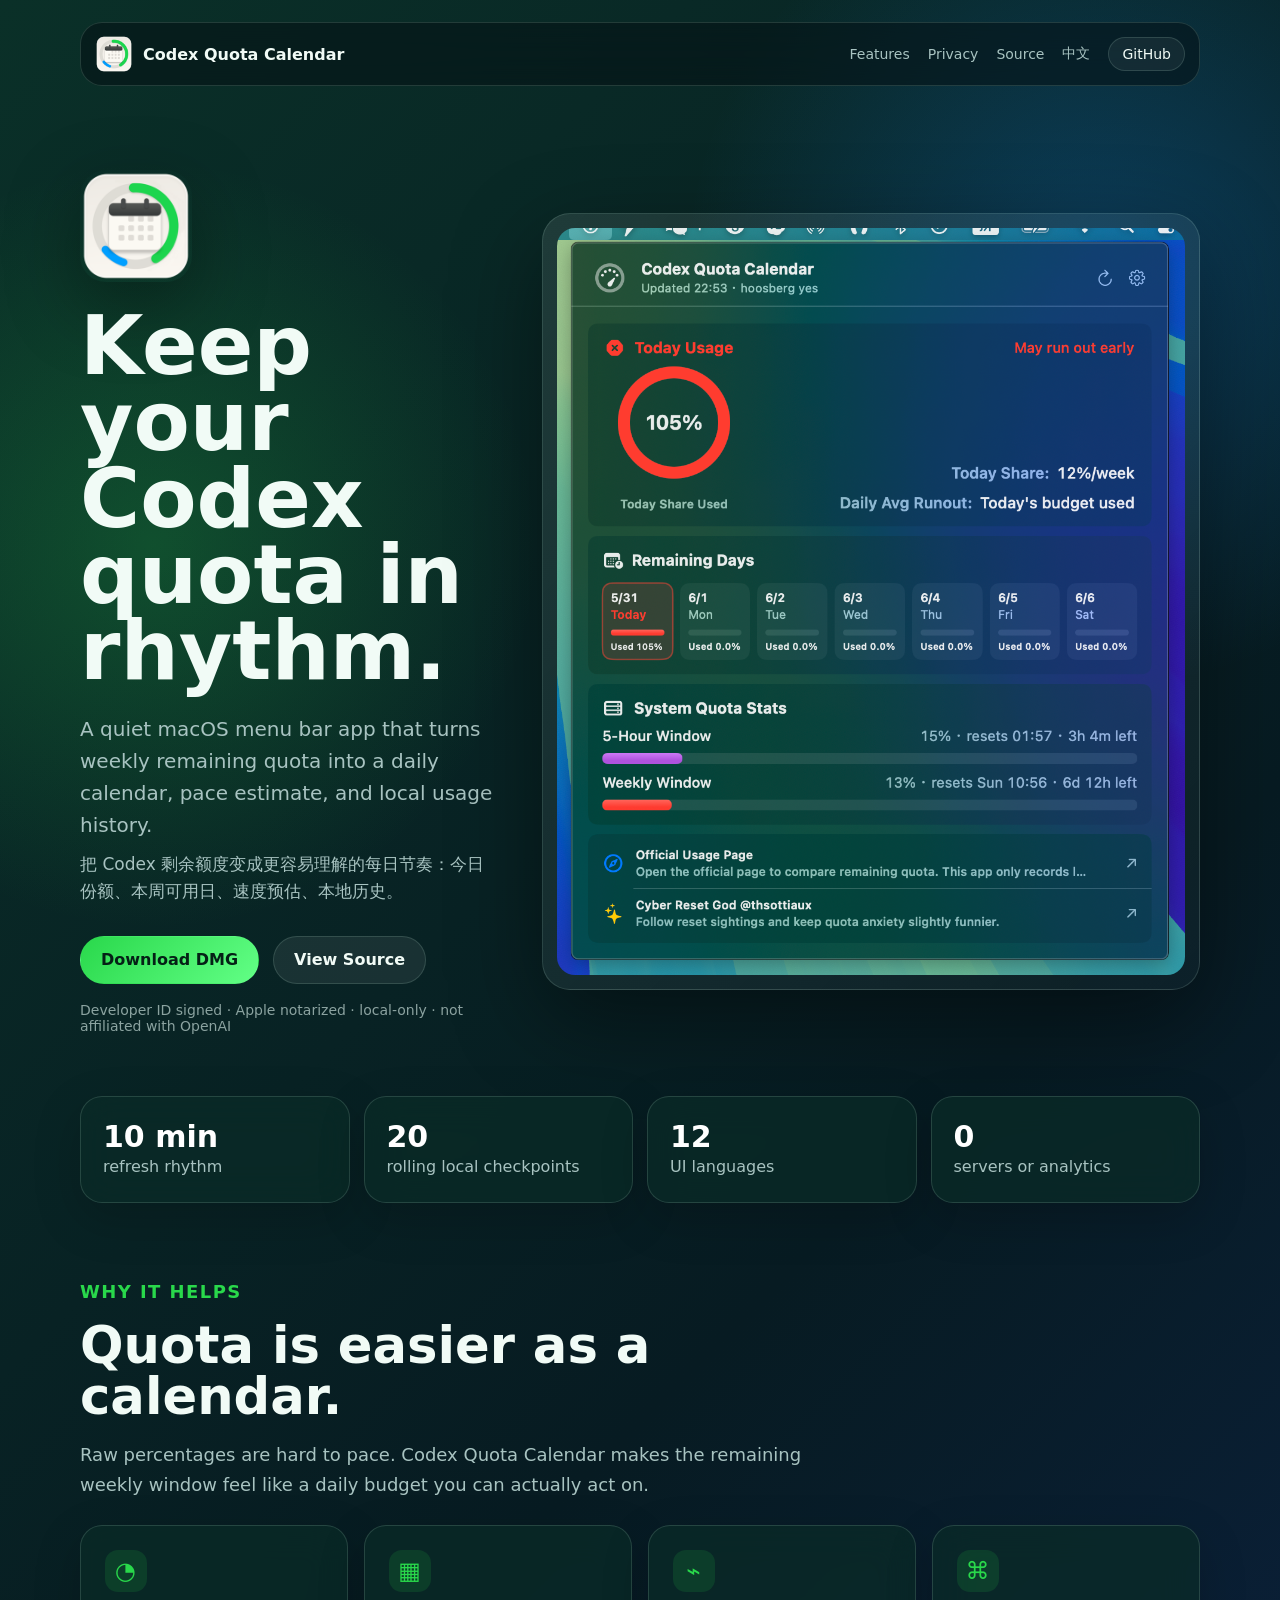
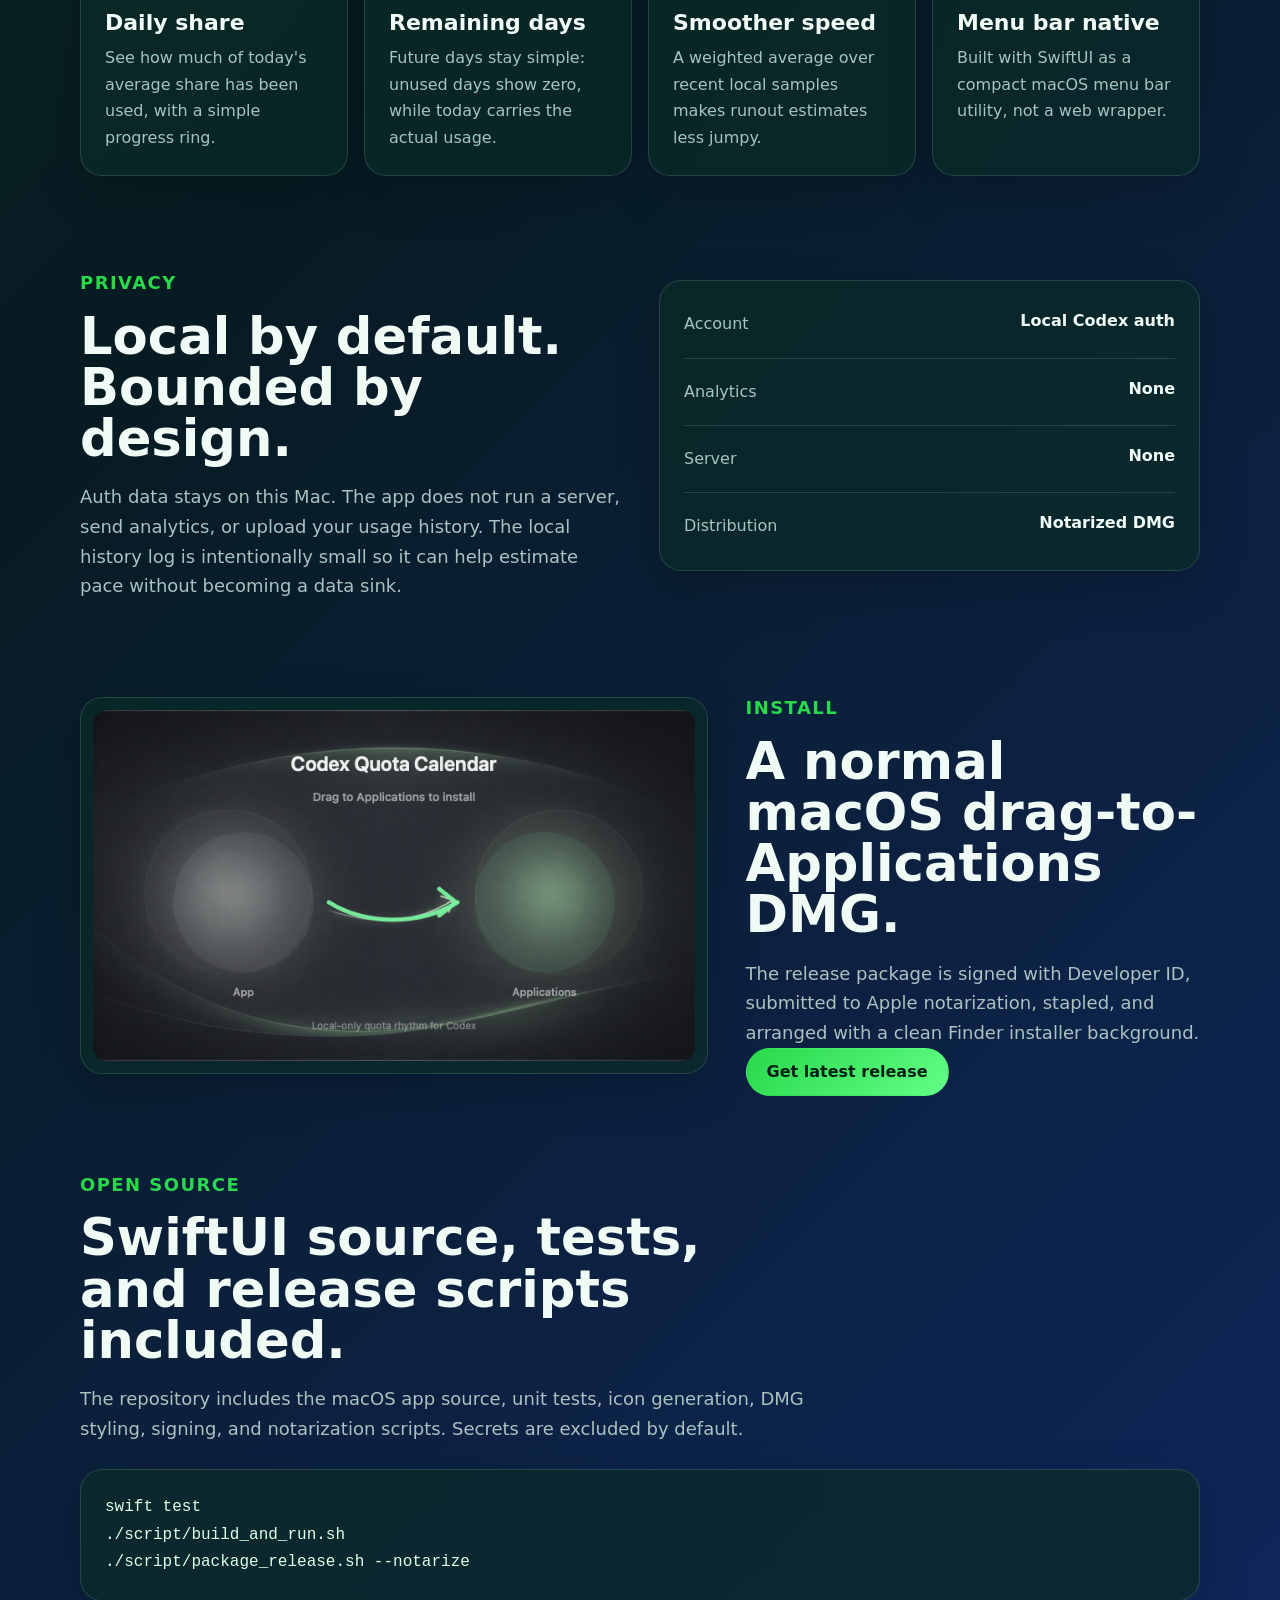
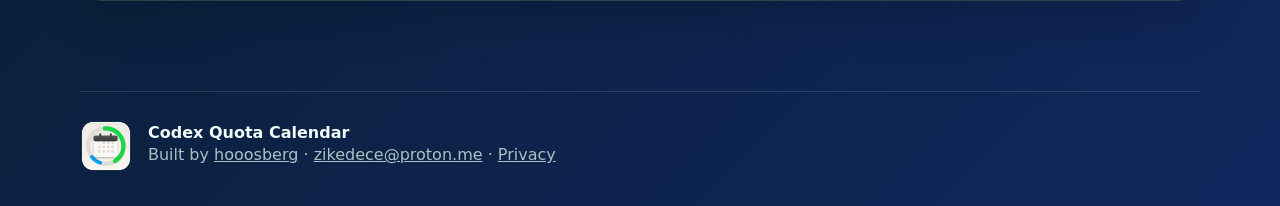
<file: index.html>
<!doctype html>
<html lang="en">
<head>
  <meta charset="utf-8">
  <meta name="viewport" content="width=device-width, initial-scale=1">
  <title>Codex Quota Calendar — macOS menu bar quota rhythm</title>
  <meta name="description" content="Codex Quota Calendar is a local-only macOS menu bar app that turns Codex usage into a daily and weekly quota calendar.">
  <meta name="keywords" content="Codex, quota, macOS menu bar, SwiftUI, Developer ID, notarized DMG, local-first">
  <meta name="author" content="hooosberg">
  <meta name="theme-color" content="#082f2b">
  <link rel="canonical" href="https://hooosberg.com/apps/codex-quota-calendar/">
  <link rel="alternate" hreflang="en" href="https://hooosberg.com/apps/codex-quota-calendar/">
  <link rel="alternate" hreflang="zh-CN" href="https://hooosberg.com/apps/codex-quota-calendar/zh-CN.html">
  <link rel="icon" type="image/png" sizes="32x32" href="./assets/icons/app-icon-32.png">
  <link rel="apple-touch-icon" sizes="180x180" href="./assets/icons/app-icon-180.png">
  <link rel="stylesheet" href="./styles.css">

  <meta property="og:title" content="Codex Quota Calendar">
  <meta property="og:description" content="A quiet macOS menu bar calendar for your Codex quota rhythm. Local-only, open source, notarized DMG.">
  <meta property="og:type" content="website">
  <meta property="og:url" content="https://hooosberg.com/apps/codex-quota-calendar/">
  <meta property="og:image" content="https://hooosberg.com/apps/codex-quota-calendar/assets/screenshots/menu-popover.png">
  <meta name="twitter:card" content="summary_large_image">

  <script type="application/ld+json">
  {
    "@context": "https://schema.org",
    "@type": "SoftwareApplication",
    "name": "Codex Quota Calendar",
    "operatingSystem": "macOS 14+",
    "applicationCategory": "DeveloperApplication",
    "description": "A local-only macOS menu bar app that turns Codex usage into a daily and weekly quota calendar.",
    "url": "https://hooosberg.com/apps/codex-quota-calendar/",
    "downloadUrl": "https://github.com/hooosberg/CodexQuotaCalendar/releases/latest",
    "codeRepository": "https://github.com/hooosberg/CodexQuotaCalendar",
    "author": { "@type": "Person", "name": "hooosberg", "url": "https://github.com/hooosberg" },
    "offers": { "@type": "Offer", "price": "0", "priceCurrency": "USD" }
  }
  </script>
</head>
<body>
  <nav class="nav">
    <a class="brand" href="#top">
      <img src="./assets/icons/app-icon-64.png" alt="">
      <span>Codex Quota Calendar</span>
    </a>
    <div class="nav-links">
      <a href="#features">Features</a>
      <a href="#privacy">Privacy</a>
      <a href="#build">Source</a>
      <a href="zh-CN.html">中文</a>
      <a class="small-button" href="https://github.com/hooosberg/CodexQuotaCalendar">GitHub</a>
    </div>
  </nav>

  <main id="top">
    <section class="hero">
      <div class="hero-copy">
        <img class="hero-icon" src="./assets/icons/app-icon-256.png" alt="Codex Quota Calendar icon">
        <h1>Keep your Codex quota in rhythm.</h1>
        <p class="lead">A quiet macOS menu bar app that turns weekly remaining quota into a daily calendar, pace estimate, and local usage history.</p>
        <p class="lead zh">把 Codex 剩余额度变成更容易理解的每日节奏：今日份额、本周可用日、速度预估、本地历史。</p>
        <div class="cta-row">
          <a class="button primary" href="https://github.com/hooosberg/CodexQuotaCalendar/releases/latest">Download DMG</a>
          <a class="button secondary" href="https://github.com/hooosberg/CodexQuotaCalendar">View Source</a>
        </div>
        <p class="note">Developer ID signed · Apple notarized · local-only · not affiliated with OpenAI</p>
      </div>
      <div class="hero-shot">
        <img src="./assets/screenshots/menu-popover.png" alt="Codex Quota Calendar macOS menu bar screenshot">
      </div>
    </section>

    <section class="stats" aria-label="Highlights">
      <div><strong>10 min</strong><span>refresh rhythm</span></div>
      <div><strong>20</strong><span>rolling local checkpoints</span></div>
      <div><strong>12</strong><span>UI languages</span></div>
      <div><strong>0</strong><span>servers or analytics</span></div>
    </section>

    <section class="section" id="features">
      <div class="section-head">
        <p class="eyebrow">Why it helps</p>
        <h2>Quota is easier as a calendar.</h2>
        <p>Raw percentages are hard to pace. Codex Quota Calendar makes the remaining weekly window feel like a daily budget you can actually act on.</p>
      </div>
      <div class="grid">
        <article>
          <span class="glyph">◔</span>
          <h3>Daily share</h3>
          <p>See how much of today's average share has been used, with a simple progress ring.</p>
        </article>
        <article>
          <span class="glyph">▦</span>
          <h3>Remaining days</h3>
          <p>Future days stay simple: unused days show zero, while today carries the actual usage.</p>
        </article>
        <article>
          <span class="glyph">⌁</span>
          <h3>Smoother speed</h3>
          <p>A weighted average over recent local samples makes runout estimates less jumpy.</p>
        </article>
        <article>
          <span class="glyph">⌘</span>
          <h3>Menu bar native</h3>
          <p>Built with SwiftUI as a compact macOS menu bar utility, not a web wrapper.</p>
        </article>
      </div>
    </section>

    <section class="split" id="privacy">
      <div>
        <p class="eyebrow">Privacy</p>
        <h2>Local by default. Bounded by design.</h2>
        <p>Auth data stays on this Mac. The app does not run a server, send analytics, or upload your usage history. The local history log is intentionally small so it can help estimate pace without becoming a data sink.</p>
      </div>
      <div class="privacy-card">
        <div><span>Account</span><strong>Local Codex auth</strong></div>
        <div><span>Analytics</span><strong>None</strong></div>
        <div><span>Server</span><strong>None</strong></div>
        <div><span>Distribution</span><strong>Notarized DMG</strong></div>
      </div>
    </section>

    <section class="split reverse">
      <div class="installer-frame">
        <img src="./assets/screenshots/dmg-background.png" alt="DMG installer background">
      </div>
      <div>
        <p class="eyebrow">Install</p>
        <h2>A normal macOS drag-to-Applications DMG.</h2>
        <p>The release package is signed with Developer ID, submitted to Apple notarization, stapled, and arranged with a clean Finder installer background.</p>
        <a class="button primary" href="https://github.com/hooosberg/CodexQuotaCalendar/releases/latest">Get latest release</a>
      </div>
    </section>

    <section class="section" id="build">
      <div class="section-head">
        <p class="eyebrow">Open source</p>
        <h2>SwiftUI source, tests, and release scripts included.</h2>
        <p>The repository includes the macOS app source, unit tests, icon generation, DMG styling, signing, and notarization scripts. Secrets are excluded by default.</p>
      </div>
      <pre><code>swift test
./script/build_and_run.sh
./script/package_release.sh --notarize</code></pre>
    </section>
  </main>

  <footer>
    <img src="./assets/icons/app-icon-96.png" alt="">
    <div>
      <strong>Codex Quota Calendar</strong>
      <p>Built by <a href="https://github.com/hooosberg">hooosberg</a> · <a href="mailto:zikedece@proton.me">zikedece@proton.me</a> · <a href="privacy.html">Privacy</a></p>
    </div>
  </footer>
</body>
</html>
</file>
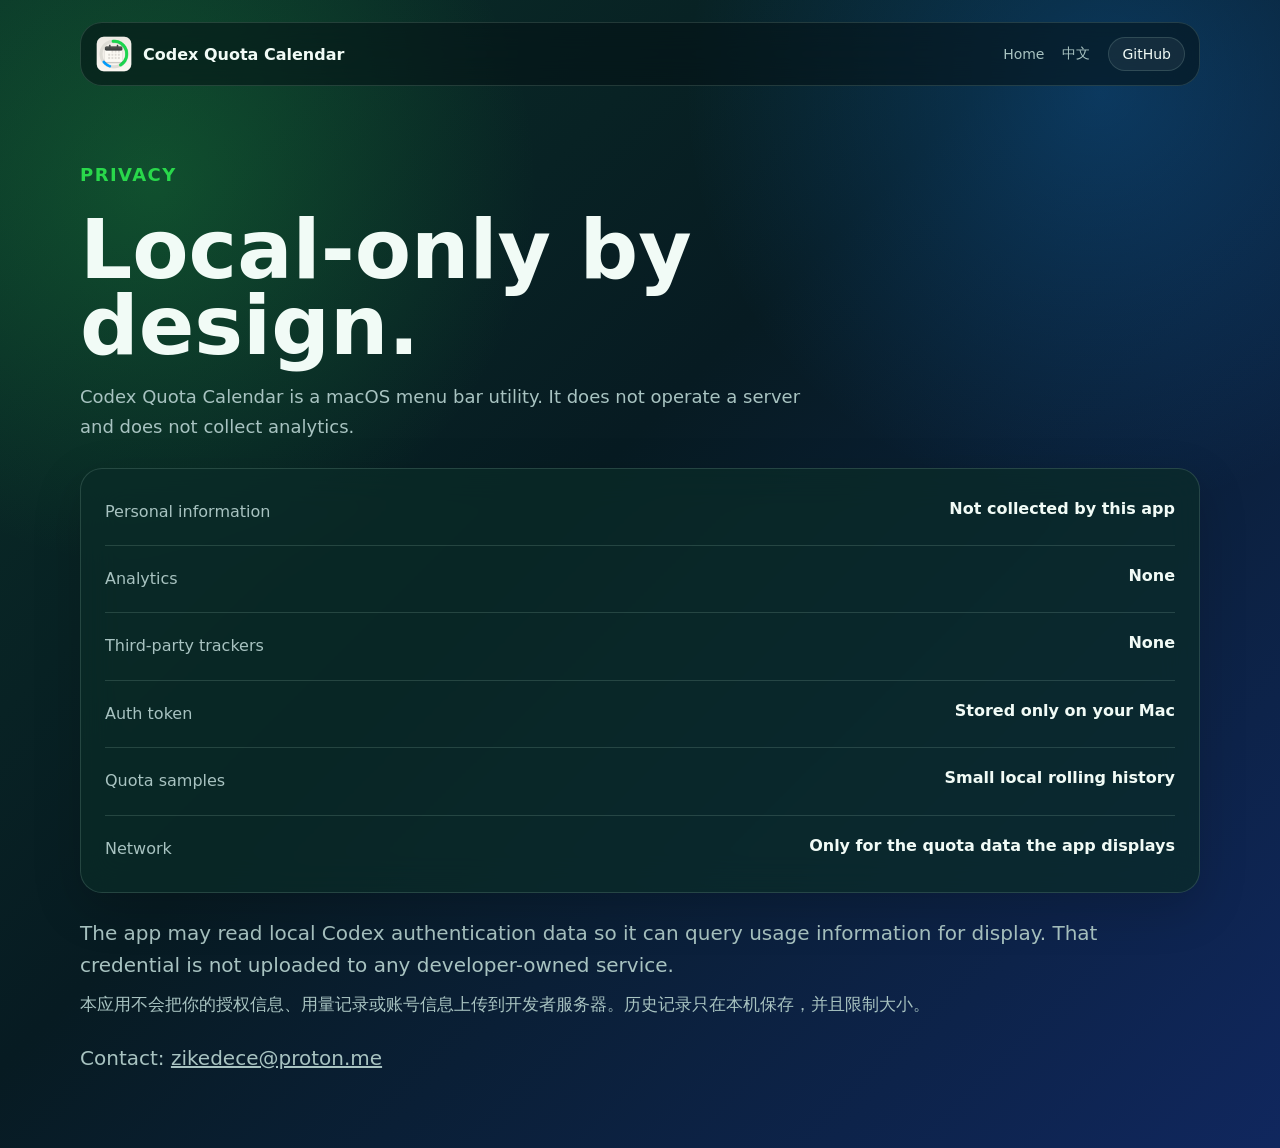
<file: privacy.html>
<!doctype html>
<html lang="en">
<head>
  <meta charset="utf-8">
  <meta name="viewport" content="width=device-width, initial-scale=1">
  <title>Privacy — Codex Quota Calendar</title>
  <meta name="description" content="Privacy policy for Codex Quota Calendar.">
  <link rel="stylesheet" href="./styles.css">
  <link rel="icon" type="image/png" sizes="32x32" href="./assets/icons/app-icon-32.png">
</head>
<body>
  <nav class="nav">
    <a class="brand" href="./">
      <img src="./assets/icons/app-icon-64.png" alt="">
      <span>Codex Quota Calendar</span>
    </a>
    <div class="nav-links">
      <a href="./">Home</a>
      <a href="privacy.zh-CN.html">中文</a>
      <a class="small-button" href="https://github.com/hooosberg/CodexQuotaCalendar">GitHub</a>
    </div>
  </nav>

  <main>
    <section class="section">
      <div class="section-head">
        <p class="eyebrow">Privacy</p>
        <h1>Local-only by design.</h1>
        <p>Codex Quota Calendar is a macOS menu bar utility. It does not operate a server and does not collect analytics.</p>
      </div>

      <div class="privacy-card">
        <div><span>Personal information</span><strong>Not collected by this app</strong></div>
        <div><span>Analytics</span><strong>None</strong></div>
        <div><span>Third-party trackers</span><strong>None</strong></div>
        <div><span>Auth token</span><strong>Stored only on your Mac</strong></div>
        <div><span>Quota samples</span><strong>Small local rolling history</strong></div>
        <div><span>Network</span><strong>Only for the quota data the app displays</strong></div>
      </div>

      <p class="lead">The app may read local Codex authentication data so it can query usage information for display. That credential is not uploaded to any developer-owned service.</p>
      <p class="lead zh">本应用不会把你的授权信息、用量记录或账号信息上传到开发者服务器。历史记录只在本机保存，并且限制大小。</p>
      <p class="lead">Contact: <a href="mailto:zikedece@proton.me">zikedece@proton.me</a></p>
    </section>
  </main>
</body>
</html>
</file>
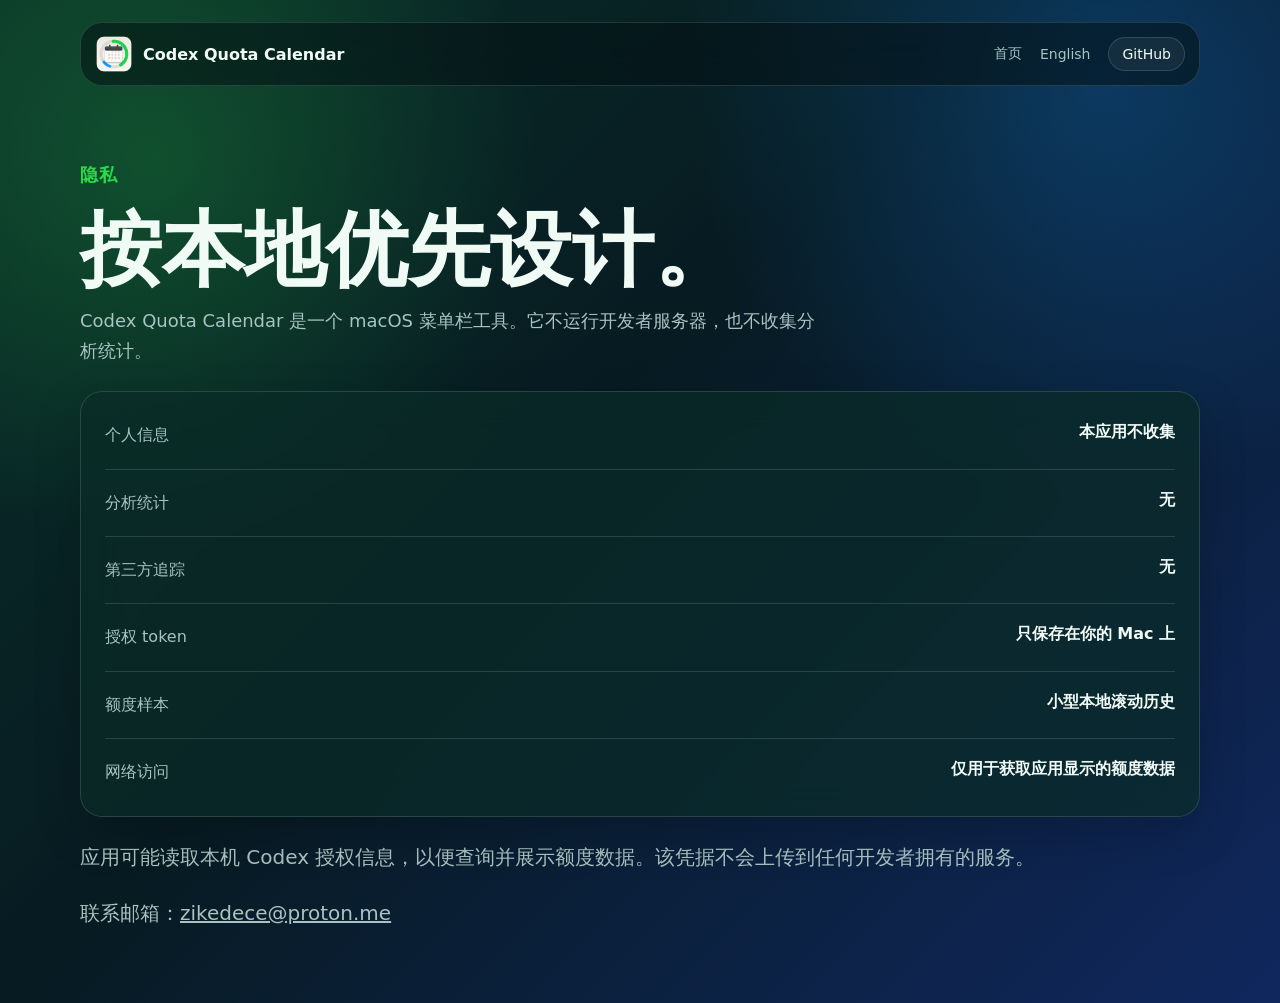
<file: privacy.zh-CN.html>
<!doctype html>
<html lang="zh-CN">
<head>
  <meta charset="utf-8">
  <meta name="viewport" content="width=device-width, initial-scale=1">
  <title>隐私 - Codex Quota Calendar</title>
  <meta name="description" content="Codex Quota Calendar 隐私说明。">
  <link rel="stylesheet" href="./styles.css">
  <link rel="icon" type="image/png" sizes="32x32" href="./assets/icons/app-icon-32.png">
</head>
<body>
  <nav class="nav">
    <a class="brand" href="zh-CN.html">
      <img src="./assets/icons/app-icon-64.png" alt="">
      <span>Codex Quota Calendar</span>
    </a>
    <div class="nav-links">
      <a href="zh-CN.html">首页</a>
      <a href="privacy.html">English</a>
      <a class="small-button" href="https://github.com/hooosberg/CodexQuotaCalendar">GitHub</a>
    </div>
  </nav>

  <main>
    <section class="section">
      <div class="section-head">
        <p class="eyebrow">隐私</p>
        <h1>按本地优先设计。</h1>
        <p>Codex Quota Calendar 是一个 macOS 菜单栏工具。它不运行开发者服务器，也不收集分析统计。</p>
      </div>

      <div class="privacy-card">
        <div><span>个人信息</span><strong>本应用不收集</strong></div>
        <div><span>分析统计</span><strong>无</strong></div>
        <div><span>第三方追踪</span><strong>无</strong></div>
        <div><span>授权 token</span><strong>只保存在你的 Mac 上</strong></div>
        <div><span>额度样本</span><strong>小型本地滚动历史</strong></div>
        <div><span>网络访问</span><strong>仅用于获取应用显示的额度数据</strong></div>
      </div>

      <p class="lead">应用可能读取本机 Codex 授权信息，以便查询并展示额度数据。该凭据不会上传到任何开发者拥有的服务。</p>
      <p class="lead">联系邮箱：<a href="mailto:zikedece@proton.me">zikedece@proton.me</a></p>
    </section>
  </main>
</body>
</html>
</file>
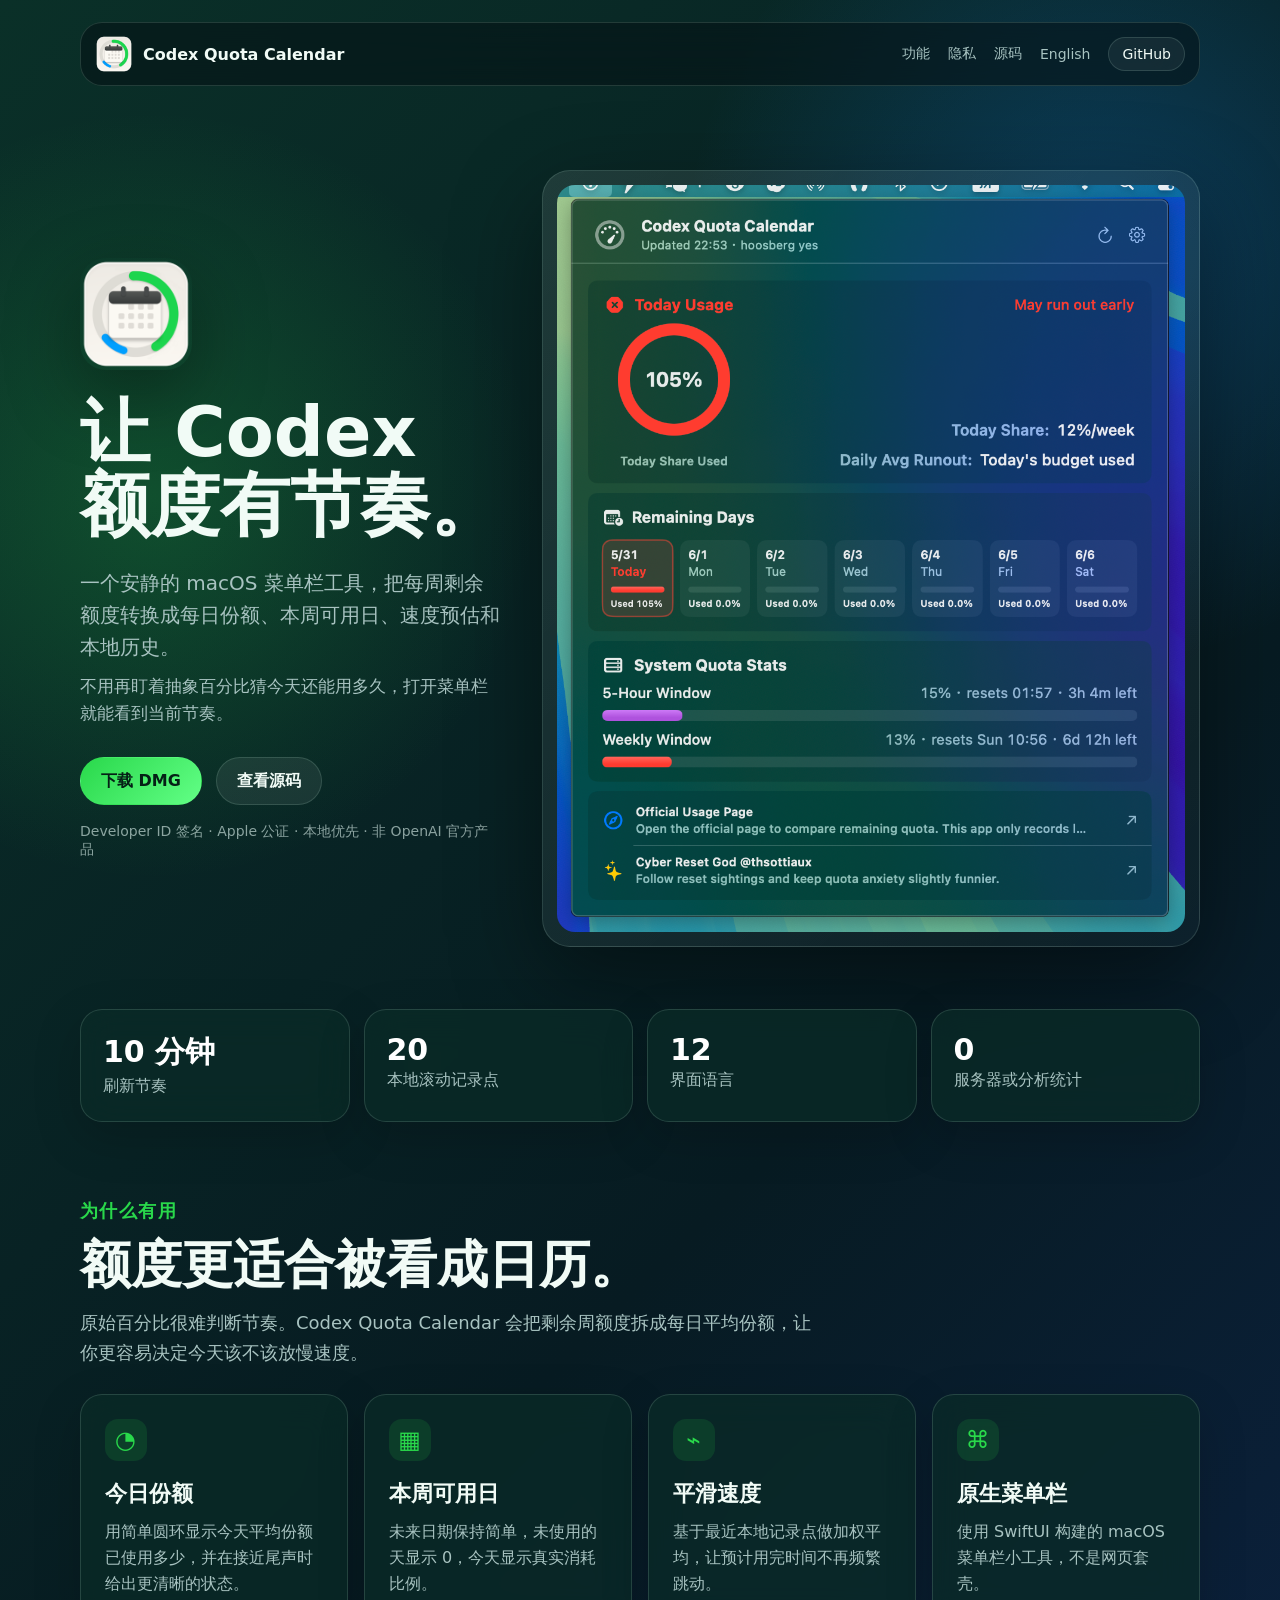
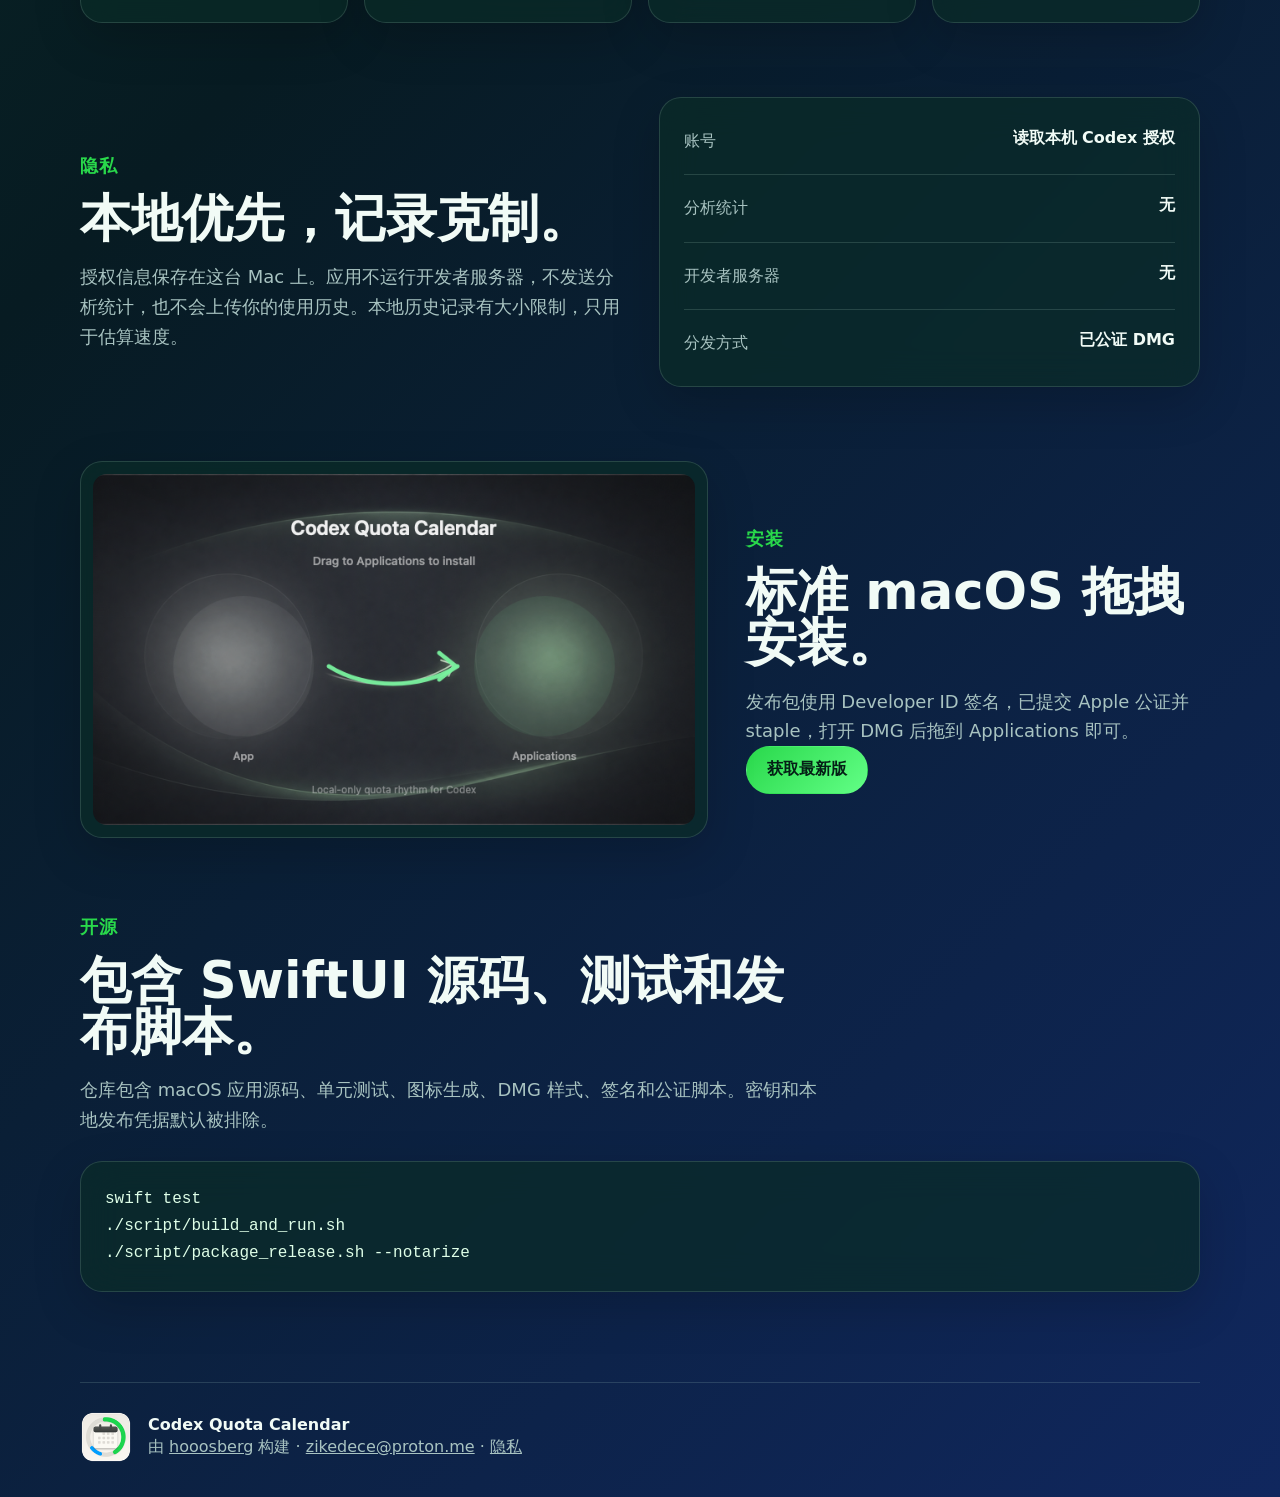
<file: zh-CN.html>
<!doctype html>
<html lang="zh-CN">
<head>
  <meta charset="utf-8">
  <meta name="viewport" content="width=device-width, initial-scale=1">
  <title>Codex Quota Calendar - macOS 菜单栏额度节奏工具</title>
  <meta name="description" content="Codex Quota Calendar 是一个本地优先的 macOS 菜单栏工具，把 Codex 剩余额度转换成每日节奏、本周可用日和预计用完时间。">
  <meta name="keywords" content="Codex, 额度, macOS 菜单栏, SwiftUI, 公证 DMG, 本地优先">
  <meta name="author" content="hooosberg">
  <meta name="theme-color" content="#082f2b">
  <link rel="canonical" href="https://hooosberg.com/apps/codex-quota-calendar/zh-CN.html">
  <link rel="alternate" hreflang="en" href="https://hooosberg.com/apps/codex-quota-calendar/">
  <link rel="alternate" hreflang="zh-CN" href="https://hooosberg.com/apps/codex-quota-calendar/zh-CN.html">
  <link rel="icon" type="image/png" sizes="32x32" href="./assets/icons/app-icon-32.png">
  <link rel="apple-touch-icon" sizes="180x180" href="./assets/icons/app-icon-180.png">
  <link rel="stylesheet" href="./styles.css">

  <meta property="og:title" content="Codex Quota Calendar">
  <meta property="og:description" content="给 Codex 额度做一个安静的 macOS 菜单栏日历。本地记录、开源、已公证 DMG。">
  <meta property="og:type" content="website">
  <meta property="og:url" content="https://hooosberg.com/apps/codex-quota-calendar/zh-CN.html">
  <meta property="og:image" content="https://hooosberg.com/apps/codex-quota-calendar/assets/screenshots/menu-popover.png">
  <meta name="twitter:card" content="summary_large_image">
</head>
<body>
  <nav class="nav">
    <a class="brand" href="#top">
      <img src="./assets/icons/app-icon-64.png" alt="">
      <span>Codex Quota Calendar</span>
    </a>
    <div class="nav-links">
      <a href="#features">功能</a>
      <a href="#privacy">隐私</a>
      <a href="#build">源码</a>
      <a href="./">English</a>
      <a class="small-button" href="https://github.com/hooosberg/CodexQuotaCalendar">GitHub</a>
    </div>
  </nav>

  <main id="top">
    <section class="hero">
      <div class="hero-copy">
        <img class="hero-icon" src="./assets/icons/app-icon-256.png" alt="Codex Quota Calendar 图标">
        <h1 class="zh-title">让 Codex 额度有节奏。</h1>
        <p class="lead">一个安静的 macOS 菜单栏工具，把每周剩余额度转换成每日份额、本周可用日、速度预估和本地历史。</p>
        <p class="lead zh">不用再盯着抽象百分比猜今天还能用多久，打开菜单栏就能看到当前节奏。</p>
        <div class="cta-row">
          <a class="button primary" href="https://github.com/hooosberg/CodexQuotaCalendar/releases/latest">下载 DMG</a>
          <a class="button secondary" href="https://github.com/hooosberg/CodexQuotaCalendar">查看源码</a>
        </div>
        <p class="note">Developer ID 签名 · Apple 公证 · 本地优先 · 非 OpenAI 官方产品</p>
      </div>
      <div class="hero-shot">
        <img src="./assets/screenshots/menu-popover.png" alt="Codex Quota Calendar macOS 菜单栏截图">
      </div>
    </section>

    <section class="stats" aria-label="亮点">
      <div><strong>10 分钟</strong><span>刷新节奏</span></div>
      <div><strong>20</strong><span>本地滚动记录点</span></div>
      <div><strong>12</strong><span>界面语言</span></div>
      <div><strong>0</strong><span>服务器或分析统计</span></div>
    </section>

    <section class="section" id="features">
      <div class="section-head">
        <p class="eyebrow">为什么有用</p>
        <h2>额度更适合被看成日历。</h2>
        <p>原始百分比很难判断节奏。Codex Quota Calendar 会把剩余周额度拆成每日平均份额，让你更容易决定今天该不该放慢速度。</p>
      </div>
      <div class="grid">
        <article>
          <span class="glyph">◔</span>
          <h3>今日份额</h3>
          <p>用简单圆环显示今天平均份额已使用多少，并在接近尾声时给出更清晰的状态。</p>
        </article>
        <article>
          <span class="glyph">▦</span>
          <h3>本周可用日</h3>
          <p>未来日期保持简单，未使用的天显示 0，今天显示真实消耗比例。</p>
        </article>
        <article>
          <span class="glyph">⌁</span>
          <h3>平滑速度</h3>
          <p>基于最近本地记录点做加权平均，让预计用完时间不再频繁跳动。</p>
        </article>
        <article>
          <span class="glyph">⌘</span>
          <h3>原生菜单栏</h3>
          <p>使用 SwiftUI 构建的 macOS 菜单栏小工具，不是网页套壳。</p>
        </article>
      </div>
    </section>

    <section class="split" id="privacy">
      <div>
        <p class="eyebrow">隐私</p>
        <h2>本地优先，记录克制。</h2>
        <p>授权信息保存在这台 Mac 上。应用不运行开发者服务器，不发送分析统计，也不会上传你的使用历史。本地历史记录有大小限制，只用于估算速度。</p>
      </div>
      <div class="privacy-card">
        <div><span>账号</span><strong>读取本机 Codex 授权</strong></div>
        <div><span>分析统计</span><strong>无</strong></div>
        <div><span>开发者服务器</span><strong>无</strong></div>
        <div><span>分发方式</span><strong>已公证 DMG</strong></div>
      </div>
    </section>

    <section class="split reverse">
      <div class="installer-frame">
        <img src="./assets/screenshots/dmg-background.png" alt="DMG 安装引导背景">
      </div>
      <div>
        <p class="eyebrow">安装</p>
        <h2>标准 macOS 拖拽安装。</h2>
        <p>发布包使用 Developer ID 签名，已提交 Apple 公证并 staple，打开 DMG 后拖到 Applications 即可。</p>
        <a class="button primary" href="https://github.com/hooosberg/CodexQuotaCalendar/releases/latest">获取最新版</a>
      </div>
    </section>

    <section class="section" id="build">
      <div class="section-head">
        <p class="eyebrow">开源</p>
        <h2>包含 SwiftUI 源码、测试和发布脚本。</h2>
        <p>仓库包含 macOS 应用源码、单元测试、图标生成、DMG 样式、签名和公证脚本。密钥和本地发布凭据默认被排除。</p>
      </div>
      <pre><code>swift test
./script/build_and_run.sh
./script/package_release.sh --notarize</code></pre>
    </section>
  </main>

  <footer>
    <img src="./assets/icons/app-icon-96.png" alt="">
    <div>
      <strong>Codex Quota Calendar</strong>
      <p>由 <a href="https://github.com/hooosberg">hooosberg</a> 构建 · <a href="mailto:zikedece@proton.me">zikedece@proton.me</a> · <a href="privacy.zh-CN.html">隐私</a></p>
    </div>
  </footer>
</body>
</html>
</file>
<file: styles.css>
:root {
  color-scheme: dark;
  --bg: #061816;
  --bg-2: #0a2a28;
  --panel: rgba(11, 43, 40, 0.72);
  --panel-2: rgba(18, 59, 84, 0.54);
  --text: #f1fbf6;
  --muted: #a8c3c1;
  --line: rgba(209, 255, 232, 0.14);
  --green: #29d84b;
  --blue: #168cff;
  --red: #ff4038;
  --shadow: 0 30px 90px rgba(0, 0, 0, 0.42);
  font-family: Inter, ui-sans-serif, system-ui, -apple-system, BlinkMacSystemFont, "Segoe UI", sans-serif;
}

* {
  box-sizing: border-box;
}

html {
  scroll-behavior: smooth;
}

body {
  margin: 0;
  background:
    radial-gradient(circle at 12% 16%, rgba(42, 216, 75, 0.22), transparent 24rem),
    radial-gradient(circle at 86% 8%, rgba(22, 140, 255, 0.26), transparent 26rem),
    linear-gradient(135deg, #0a3028, #071b22 44%, #10275e);
  color: var(--text);
  min-height: 100vh;
}

a {
  color: inherit;
}

.nav {
  width: min(1120px, calc(100% - 32px));
  margin: 22px auto 0;
  padding: 12px 14px;
  border: 1px solid var(--line);
  border-radius: 22px;
  display: flex;
  justify-content: space-between;
  align-items: center;
  background: rgba(5, 17, 20, 0.55);
  backdrop-filter: blur(24px);
  position: sticky;
  top: 14px;
  z-index: 5;
}

.brand,
.nav-links,
.cta-row,
footer {
  display: flex;
  align-items: center;
}

.brand {
  gap: 10px;
  text-decoration: none;
  font-weight: 800;
}

.brand img {
  width: 38px;
  height: 38px;
  border-radius: 10px;
}

.nav-links {
  gap: 18px;
  font-size: 14px;
  color: var(--muted);
}

.nav-links a {
  text-decoration: none;
}

.small-button {
  color: var(--text) !important;
  border: 1px solid var(--line);
  border-radius: 999px;
  padding: 8px 13px;
  background: rgba(255, 255, 255, 0.06);
}

main {
  width: min(1120px, calc(100% - 32px));
  margin: 0 auto;
}

.hero {
  display: grid;
  grid-template-columns: 0.78fr 1.22fr;
  gap: 42px;
  align-items: center;
  padding: 84px 0 52px;
}

.hero-icon {
  width: 112px;
  height: 112px;
  border-radius: 26px;
  box-shadow: 0 24px 72px rgba(0, 0, 0, 0.34);
}

h1,
h2,
h3,
p {
  margin: 0;
}

h1 {
  margin-top: 22px;
  font-size: clamp(48px, 7vw, 82px);
  line-height: 0.93;
  letter-spacing: 0;
}

h1.zh-title {
  font-size: clamp(42px, 5.6vw, 70px);
  line-height: 1.05;
}

h2 {
  font-size: clamp(34px, 4vw, 56px);
  line-height: 1;
  letter-spacing: 0;
}

h3 {
  font-size: 22px;
  margin: 18px 0 10px;
}

.lead {
  margin-top: 24px;
  font-size: 20px;
  line-height: 1.6;
  color: var(--muted);
}

.lead.zh {
  margin-top: 10px;
  font-size: 17px;
}

.cta-row {
  gap: 14px;
  flex-wrap: wrap;
  margin-top: 30px;
}

.button {
  display: inline-flex;
  align-items: center;
  justify-content: center;
  min-height: 48px;
  padding: 0 20px;
  border-radius: 999px;
  font-weight: 800;
  text-decoration: none;
  border: 1px solid transparent;
}

.button.primary {
  background: linear-gradient(135deg, var(--green), #62ff86);
  color: #052016;
}

.button.secondary {
  background: rgba(255, 255, 255, 0.07);
  border-color: var(--line);
}

.note {
  margin-top: 18px;
  color: rgba(235, 255, 250, 0.58);
  font-size: 14px;
}

.hero-shot {
  border: 1px solid var(--line);
  border-radius: 28px;
  padding: 14px;
  background: linear-gradient(135deg, rgba(255, 255, 255, 0.09), rgba(255, 255, 255, 0.025));
  box-shadow: var(--shadow);
}

.hero-shot img {
  width: 100%;
  display: block;
  border-radius: 18px;
}

.stats {
  display: grid;
  grid-template-columns: repeat(4, 1fr);
  gap: 14px;
  margin: 10px 0 72px;
}

.stats div,
.grid article,
.privacy-card,
.installer-frame,
pre {
  border: 1px solid var(--line);
  border-radius: 22px;
  background: var(--panel);
  backdrop-filter: blur(18px);
  box-shadow: 0 16px 48px rgba(0, 0, 0, 0.18);
}

.stats div {
  padding: 22px;
}

.stats strong {
  display: block;
  font-size: 30px;
  color: #fff;
}

.stats span,
.section-head p,
.grid p,
.split p,
.privacy-card span,
footer p {
  color: var(--muted);
  line-height: 1.65;
}

.section,
.split {
  margin: 74px 0;
}

.section-head {
  max-width: 740px;
  margin-bottom: 26px;
}

.eyebrow {
  color: var(--green) !important;
  font-weight: 900;
  letter-spacing: 0.08em;
  text-transform: uppercase;
  margin-bottom: 13px;
}

.section-head p,
.split p {
  margin-top: 18px;
  font-size: 18px;
}

.grid {
  display: grid;
  grid-template-columns: repeat(4, 1fr);
  gap: 16px;
}

.grid article {
  padding: 24px;
}

.glyph {
  display: inline-grid;
  place-items: center;
  width: 42px;
  height: 42px;
  border-radius: 13px;
  background: rgba(41, 216, 75, 0.13);
  color: var(--green);
  font-size: 24px;
}

.split {
  display: grid;
  grid-template-columns: 1fr 1fr;
  gap: 38px;
  align-items: center;
}

.reverse {
  grid-template-columns: 1.16fr 0.84fr;
}

.privacy-card {
  padding: 10px 24px;
}

.privacy-card div {
  display: flex;
  justify-content: space-between;
  gap: 24px;
  padding: 20px 0;
  border-bottom: 1px solid var(--line);
}

.privacy-card div:last-child {
  border-bottom: 0;
}

.privacy-card strong {
  text-align: right;
}

.installer-frame {
  padding: 12px;
}

.installer-frame img {
  display: block;
  width: 100%;
  border-radius: 14px;
}

pre {
  margin: 0;
  padding: 24px;
  overflow: auto;
}

code {
  font-family: "SF Mono", ui-monospace, Menlo, Consolas, monospace;
  color: #dfffe8;
  line-height: 1.7;
}

footer {
  width: min(1120px, calc(100% - 32px));
  margin: 90px auto 34px;
  gap: 16px;
  color: var(--muted);
  border-top: 1px solid var(--line);
  padding-top: 28px;
}

footer img {
  width: 52px;
  height: 52px;
  border-radius: 14px;
}

footer strong {
  color: var(--text);
}

@media (max-width: 900px) {
  .nav,
  .nav-links,
  .hero,
  .split,
  .reverse {
    display: block;
  }

  .nav-links {
    margin-top: 14px;
  }

  .nav-links a {
    display: inline-block;
    margin: 7px 12px 7px 0;
  }

  .hero {
    padding-top: 54px;
  }

  .hero-shot {
    margin-top: 34px;
  }

  .stats,
  .grid {
    grid-template-columns: 1fr;
  }

  .split > * + * {
    margin-top: 24px;
  }
}
</file>
